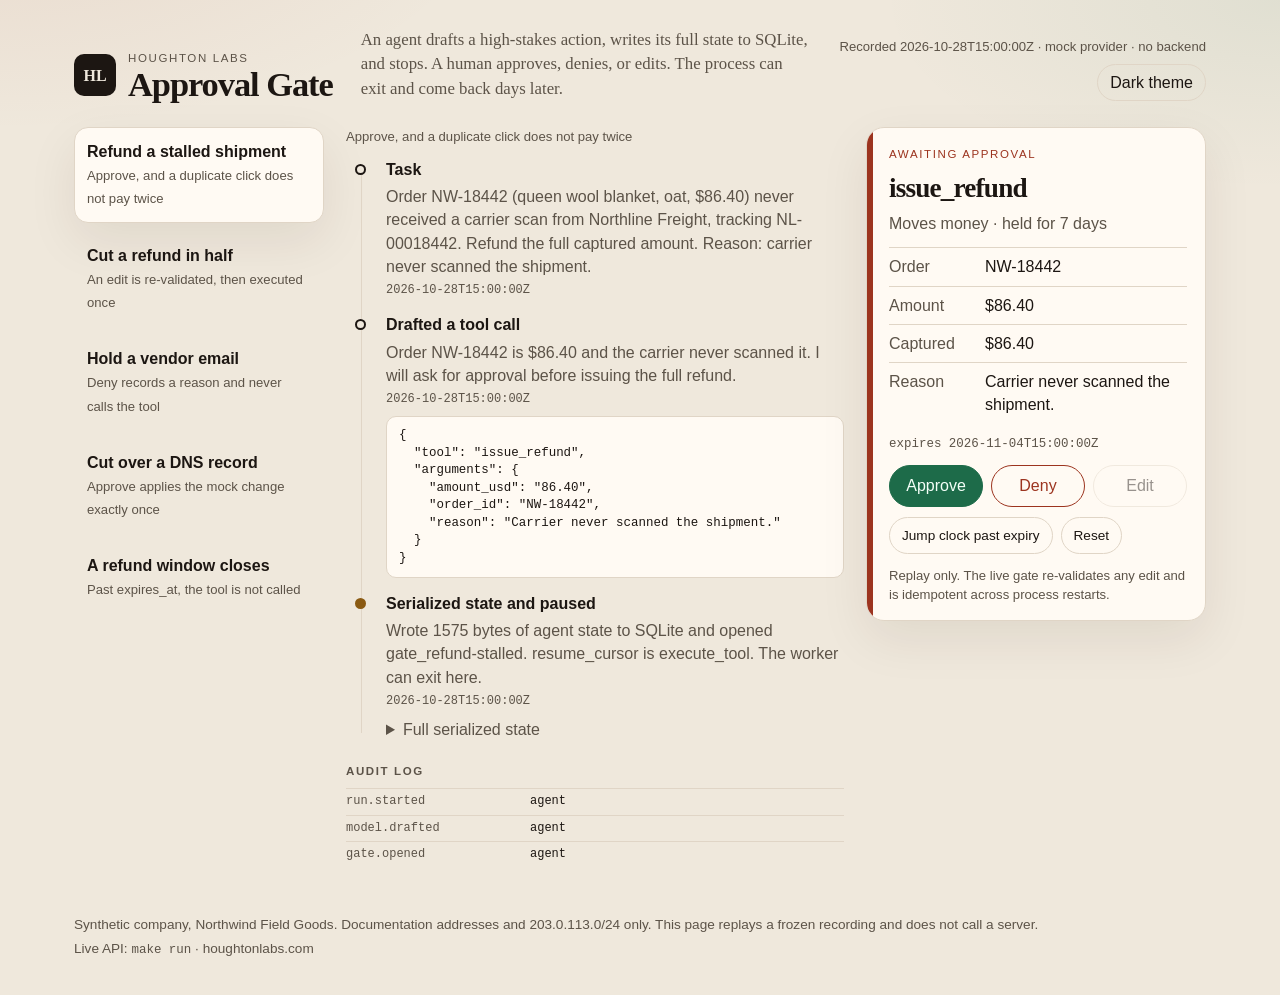
<file: site/index.html>
<!DOCTYPE html>
<html lang="en">
<head>
  <meta charset="utf-8">
  <meta name="viewport" content="width=device-width, initial-scale=1">
  <meta name="color-scheme" content="light dark">
  <title>Approval Gate · Houghton Labs</title>
  <meta name="description" content="Static replay of an async human-in-the-loop approval gate for agents. Synthetic data, no backend.">
  <link rel="icon" href="data:image/svg+xml,%3Csvg xmlns='http://www.w3.org/2000/svg' viewBox='0 0 32 32'%3E%3Crect width='32' height='32' rx='6' fill='%231c1612'/%3E%3Cpath d='M8 16h16M16 8v16' stroke='%23f3eee6' stroke-width='2'/%3E%3C/svg%3E">
  <link rel="stylesheet" href="assets/site.css">
  <script>
    (function () {
      var q = new URLSearchParams(location.search).get("theme");
      var t = q || localStorage.getItem("hl-theme");
      if (!t) t = matchMedia("(prefers-color-scheme: dark)").matches ? "dark" : "light";
      document.documentElement.dataset.theme = t;
    })();
  </script>
</head>
<body>
  <a class="skip" href="#timeline">Skip to the timeline</a>
  <header class="top">
    <div class="brand">
      <span class="mark" aria-hidden="true">HL</span>
      <div>
        <p class="org">Houghton Labs</p>
        <h1>Approval Gate</h1>
      </div>
    </div>
    <p class="lede">An agent drafts a high-stakes action, writes its full state to SQLite, and stops. A human approves, denies, or edits. The process can exit and come back days later.</p>
    <div class="top-side">
      <p id="stamp" class="stamp"></p>
      <button id="theme-toggle" type="button">Theme</button>
    </div>
  </header>
  <main class="layout">
    <nav id="run-list" aria-label="Recorded runs"></nav>
    <section class="stage">
      <div>
        <p class="section-label" id="lesson"></p>
        <ol id="timeline"></ol>
        <section id="audit" aria-label="Audit log"></section>
      </div>
      <aside id="card" aria-live="polite"></aside>
    </section>
  </main>
  <footer>
    <p>Synthetic company, Northwind Field Goods. Documentation addresses and 203.0.113.0/24 only. This page replays a frozen recording and does not call a server.</p>
    <p>Live API: <code>make run</code> · houghtonlabs.com</p>
  </footer>
  <script src="data/runs.js"></script>
  <script src="assets/site.js"></script>
</body>
</html>
</file>
<file: site/assets/site.css>
:root {
  --bg: #efe8dc;
  --elev: #fffaf3;
  --ink: #1c1612;
  --muted: #5c5348;
  --line: #e0d5c6;
  --rust: #9c341f;
  --rust-soft: #f8e6df;
  --gold: #8a5a12;
  --good: #1d6b49;
  --good-ink: #f4fff8;
  --shadow: 0 18px 50px rgba(48, 28, 12, 0.08);
  --serif: "Iowan Old Style", "Palatino Linotype", Palatino, Georgia, serif;
  --sans: "Avenir Next", "Segoe UI", sans-serif;
  --mono: ui-monospace, "SFMono-Regular", "Cascadia Code", Menlo, Consolas, monospace;
  color-scheme: light;
}

html[data-theme="dark"] {
  --bg: #12110f;
  --elev: #1d1a16;
  --ink: #f3eee6;
  --muted: #b5aa9c;
  --line: #322c26;
  --rust: #f0a894;
  --rust-soft: #3a241c;
  --gold: #e4c27a;
  --shadow: 0 18px 50px rgba(0, 0, 0, 0.35);
  color-scheme: dark;
}

* { box-sizing: border-box; }

html, body { margin: 0; }

body {
  min-height: 100vh;
  background:
    radial-gradient(900px 420px at 0% -10%, rgba(156, 52, 31, 0.08), transparent 55%),
    radial-gradient(800px 380px at 100% 0%, rgba(29, 107, 73, 0.07), transparent 50%),
    var(--bg);
  color: var(--ink);
  font-family: var(--sans);
  font-size: 16px;
  line-height: 1.45;
}

.skip {
  position: absolute;
  left: 12px;
  top: -40px;
  background: var(--elev);
  padding: 8px 12px;
}

.skip:focus { top: 12px; }

.top {
  max-width: 1180px;
  margin: 0 auto;
  padding: 28px 24px 8px;
  display: grid;
  grid-template-columns: auto 1fr auto;
  gap: 28px;
  align-items: end;
}

.brand { display: flex; gap: 12px; align-items: center; }

.mark {
  width: 42px;
  height: 42px;
  display: grid;
  place-items: center;
  border-radius: 10px;
  background: var(--ink);
  color: var(--bg);
  font-family: var(--serif);
  font-weight: 600;
}

html[data-theme="dark"] .mark { background: var(--ink); color: var(--bg); }

.org {
  margin: 0;
  font-size: 0.72rem;
  letter-spacing: 0.14em;
  text-transform: uppercase;
  color: var(--muted);
}

h1 {
  margin: 0;
  font-family: var(--serif);
  font-size: 2.15rem;
  font-weight: 600;
  letter-spacing: -0.03em;
  line-height: 1;
}

.lede {
  margin: 0;
  max-width: 46rem;
  color: var(--muted);
  font-family: var(--serif);
  font-size: 1.05rem;
}

.top-side { display: flex; flex-direction: column; align-items: flex-end; gap: 8px; }

.stamp { margin: 0; color: var(--muted); font-size: 0.82rem; text-align: right; }

button, .ghost {
  font: inherit;
  color: inherit;
  cursor: pointer;
}

#theme-toggle, .text-btn {
  background: transparent;
  border: 1px solid var(--line);
  border-radius: 999px;
  padding: 6px 12px;
  color: var(--ink);
}

.layout {
  max-width: 1180px;
  margin: 0 auto;
  padding: 18px 24px 48px;
  display: grid;
  grid-template-columns: 250px 1fr;
  gap: 22px;
  align-items: start;
}

#run-list { display: flex; flex-direction: column; gap: 8px; }

.run {
  width: 100%;
  text-align: left;
  background: transparent;
  border: 1px solid transparent;
  border-radius: 14px;
  padding: 12px;
  color: inherit;
}

.run[aria-pressed="true"] {
  background: var(--elev);
  border-color: var(--line);
  box-shadow: var(--shadow);
}

.run strong { display: block; font-weight: 600; }

.run span, .section-label {
  color: var(--muted);
  font-size: 0.82rem;
}

.section-label { margin: 0 0 12px; }

.stage {
  display: grid;
  grid-template-columns: minmax(0, 1fr) 340px;
  gap: 22px;
  align-items: start;
}

.stage > * { min-width: 0; }

#timeline {
  list-style: none;
  margin: 0;
  padding: 0 0 0 4px;
  position: relative;
}

#timeline::before {
  content: "";
  position: absolute;
  left: 15px;
  top: 8px;
  bottom: 8px;
  width: 1px;
  background: var(--line);
}

.step {
  display: grid;
  grid-template-columns: 24px 1fr;
  gap: 12px;
  margin: 0 0 14px;
}

.dot {
  width: 11px;
  height: 11px;
  margin-top: 6px;
  margin-left: 5px;
  border-radius: 50%;
  border: 2px solid var(--ink);
  background: var(--bg);
  position: relative;
  z-index: 1;
}

.step.human .dot { background: var(--good); border-color: var(--good); }
.step.warn .dot, .step.stop .dot { background: var(--rust); border-color: var(--rust); }
.step.tool .dot, .step.done .dot { background: var(--ink); }
.step.persist .dot { background: var(--gold); border-color: var(--gold); }

.step h3 { margin: 0; font-size: 1rem; font-weight: 600; }

.step p { margin: 4px 0 0; color: var(--muted); }

.when {
  display: block;
  margin-top: 4px;
  font-family: var(--mono);
  font-size: 0.75rem;
  color: var(--muted);
}

pre, code {
  font-family: var(--mono);
  font-size: 0.78rem;
}

pre {
  margin: 8px 0 0;
  padding: 10px 12px;
  overflow: auto;
  max-width: 100%;
  white-space: pre-wrap;
  overflow-wrap: anywhere;
  background: var(--elev);
  border: 1px solid var(--line);
  border-radius: 10px;
  line-height: 1.4;
}

details { margin-top: 8px; }

summary { cursor: pointer; color: var(--muted); }

.ticket {
  position: sticky;
  top: 16px;
  background: var(--elev);
  border: 1px solid var(--line);
  border-radius: 18px;
  box-shadow: var(--shadow);
  padding: 18px 18px 16px 22px;
  overflow: hidden;
}

.ticket::before {
  content: "";
  position: absolute;
  left: 0;
  top: 0;
  bottom: 0;
  width: 6px;
  background: var(--rust);
}

.ticket.is-ok::before { background: var(--good); }
.ticket.is-stop::before { background: var(--rust); }
.ticket.is-edit::before { background: var(--gold); }
.ticket.is-expired::before { background: var(--gold); }

.kicker {
  margin: 0;
  font-size: 0.72rem;
  letter-spacing: 0.14em;
  text-transform: uppercase;
  color: var(--rust);
}

.ticket h2 {
  margin: 6px 0 4px;
  font-family: var(--serif);
  font-size: 1.7rem;
  font-weight: 600;
  letter-spacing: -0.03em;
}

.risk { margin: 0 0 12px; color: var(--muted); }

.fields { margin: 0; }

.fields div {
  display: grid;
  grid-template-columns: 5.5rem 1fr;
  gap: 8px;
  padding: 7px 0;
  border-top: 1px solid var(--line);
}

.fields dt { color: var(--muted); }

.fields dd { margin: 0; }

.clamp {
  display: -webkit-box;
  -webkit-line-clamp: 4;
  -webkit-box-orient: vertical;
  overflow: hidden;
}

.expiry {
  margin: 12px 0;
  font-family: var(--mono);
  font-size: 0.78rem;
  color: var(--muted);
}

.actions, .secondary { display: flex; gap: 8px; }

.actions button, .secondary button, .apply {
  border-radius: 999px;
  padding: 8px 12px;
  border: 1px solid var(--line);
  background: transparent;
}

.actions { margin-top: 4px; }

.actions button { flex: 1; }

#btn-approve {
  background: var(--good);
  border-color: var(--good);
  color: var(--good-ink);
}

#btn-deny { color: var(--rust); border-color: var(--rust); }

button:disabled { opacity: 0.45; cursor: not-allowed; }

.secondary { margin-top: 10px; }

.text-btn { font-size: 0.85rem; }

.diff {
  margin-top: 12px;
  padding-top: 8px;
  border-top: 1px solid var(--line);
}

.diff p { margin: 6px 0; }

.minus { color: var(--rust); }
.plus { color: var(--good); }

.footnote { margin: 12px 0 0; color: var(--muted); font-size: 0.82rem; }

#audit {
  margin-top: 8px;
  padding-top: 8px;
}

#audit h3 {
  margin: 0 0 8px;
  font-size: 0.72rem;
  letter-spacing: 0.14em;
  text-transform: uppercase;
  color: var(--muted);
}

#audit ol { list-style: none; margin: 0; padding: 0; }

#audit li {
  display: grid;
  grid-template-columns: 11rem 1fr;
  gap: 8px;
  padding: 4px 0;
  border-top: 1px solid var(--line);
  font-family: var(--mono);
  font-size: 0.75rem;
}

#audit li span { color: var(--muted); }

footer {
  max-width: 1180px;
  margin: 0 auto;
  padding: 0 24px 32px;
  color: var(--muted);
  font-size: 0.85rem;
}

footer p { margin: 0 0 4px; }

:focus-visible {
  outline: 2px solid var(--rust);
  outline-offset: 2px;
}

@media (max-width: 980px) {
  .top, .layout, .stage { grid-template-columns: 1fr; }
  .top-side { align-items: flex-start; }
  .ticket { position: static; }
}

@media (prefers-reduced-motion: reduce) {
  * { scroll-behavior: auto; }
}
</file>
